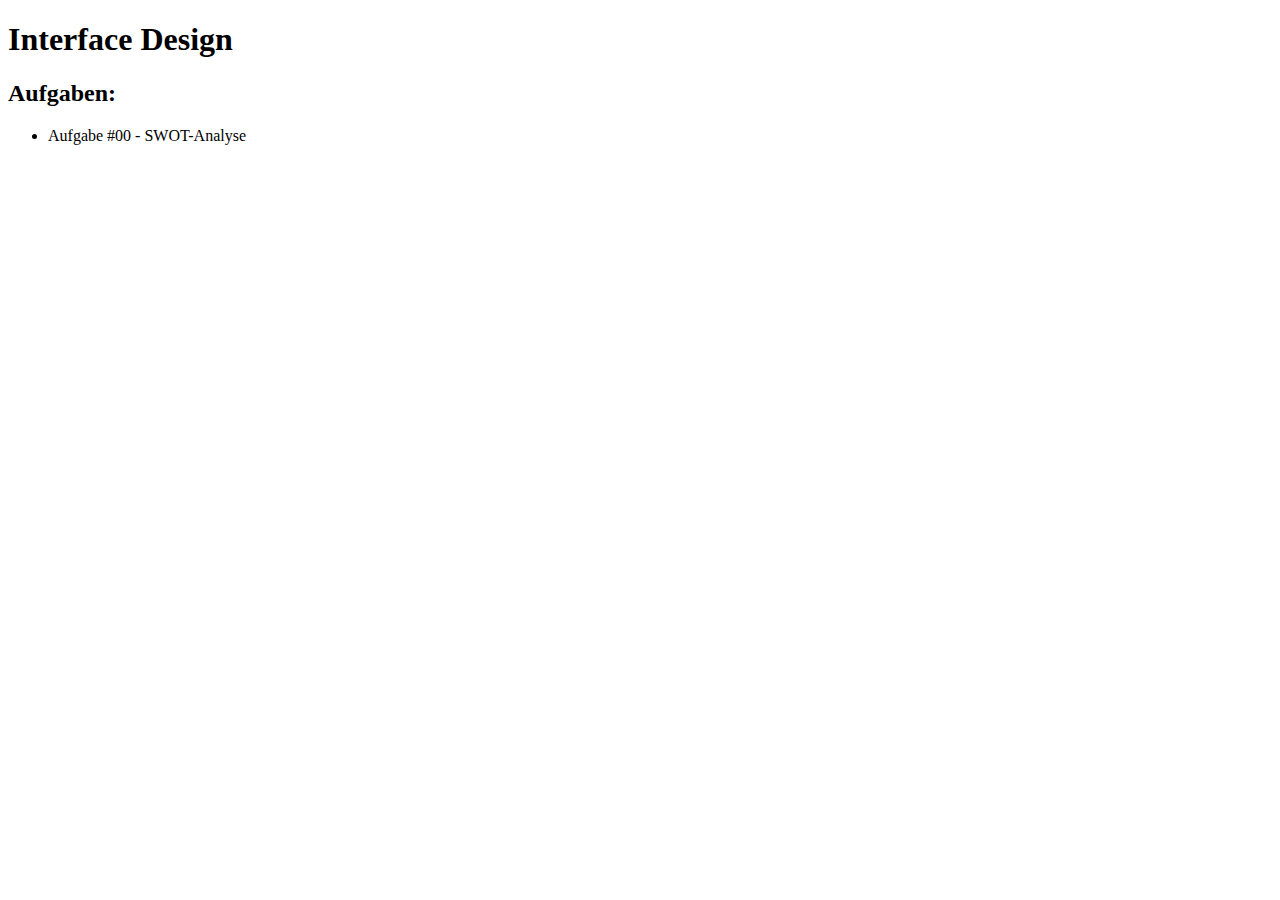
<file: Index.html>
<!doctype html>
<html>
<head>
<meta charset="utf-8">
<title>Interface Design</title>
</head>

<body>
	<h1>Interface Design</h1>
	<h2>Aufgaben:</h2>
	<ul>
		<li><a>Aufgabe #00 - SWOT-Analyse</a></li>
	</ul>
</body>
</html>
</file>
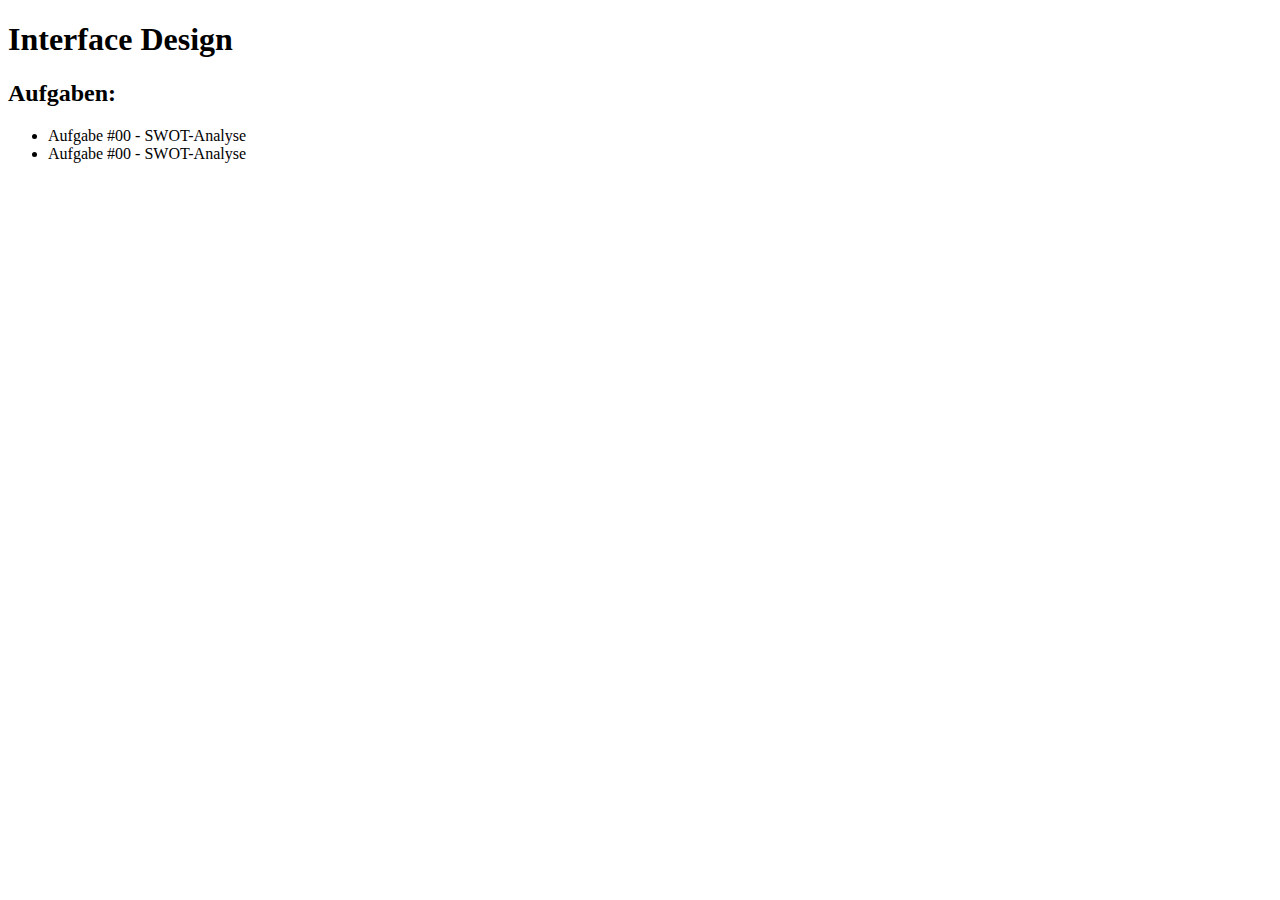
<file: index.html>
<!doctype html>
<html>
<head>
<meta charset="utf-8">
<title>Interface Design</title>
</head>

<body>
	<h1>Interface Design</h1>
	<h2>Aufgaben:</h2>
	<ul>
		<li><a>Aufgabe #00 - SWOT-Analyse</a></li>
		<li><a>Aufgabe #00 - SWOT-Analyse</a></li>
	</ul>
</body>
</html>
</file>
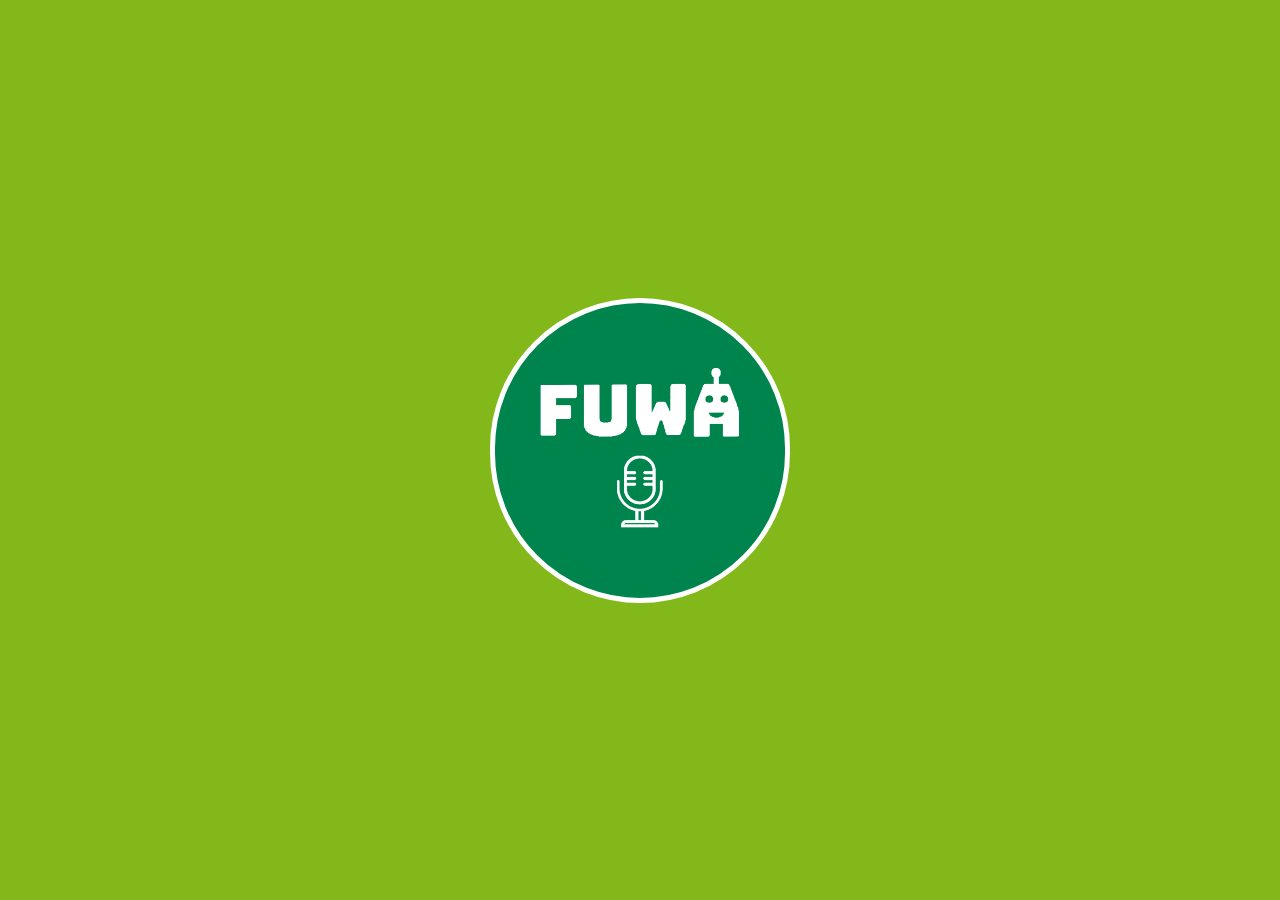
<file: 05/index.html>
<!DOCTYPE html>
<html lang="en">
  <head>
    <meta charset="UTF-8" />
    <meta name="viewport" content="width=device-width, initial-scale=1.0" />
    <meta http-equiv="X-UA-Compatible" content="ie=edge" />
    <title>Fuwa VUI</title>
  <link
      rel="stylesheet"
      href="https://cdnjs.cloudflare.com/ajax/libs/animate.css/4.1.1/animate.min.css"
    />
    <link rel="stylesheet" href="style.css" />
	  
    <script src="./libs/artyom.window.min.js"></script>
  </head>
  <body>

    <main>
		
      <section class="startScreen active">
        <button class="startButton"><img src="img/startbot_icon.png" width="200px" alt="logo start"></button>
      </section>
      <section class="conversation">
        <section class="conversation__intro">
			<button class="endButton"><img src="img/logout.png" alt="logout"></button>
			
          <h2>
            Hey Fuwa!
          </h2>
          
        </section>
        <section class="conversation__messages">
        </section>
		  
      </section>
    </main>
    <script src="main.js"></script>
  </body>
</html>
</file>
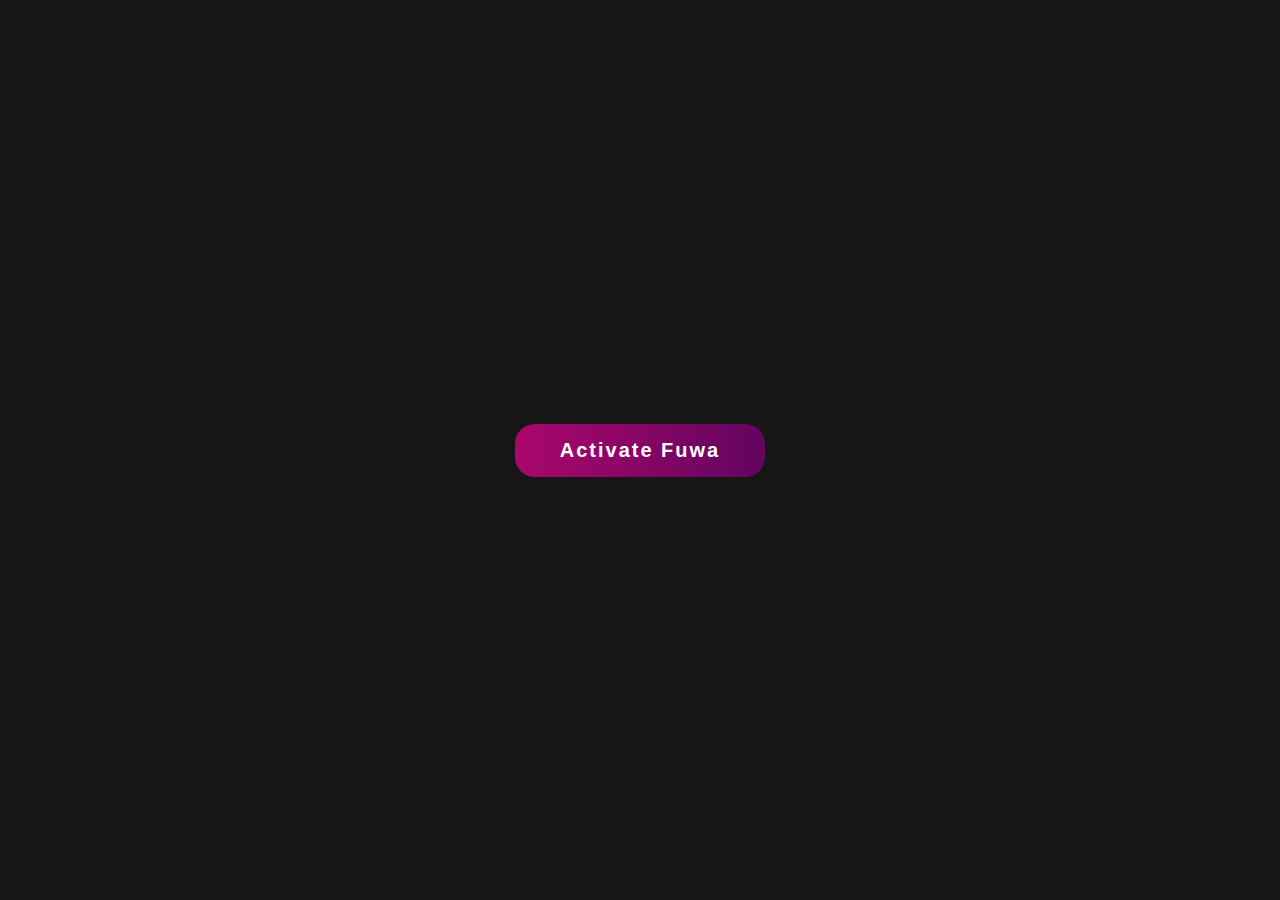
<file: vui-prototype/index.html>
<!DOCTYPE html>
<html lang="en">
  <head>
    <meta charset="UTF-8" />
    <meta name="viewport" content="width=device-width, initial-scale=1.0" />
    <meta http-equiv="X-UA-Compatible" content="ie=edge" />
    <title>Fuwa VUI</title>
    <link
      rel="stylesheet"
      href="https://cdnjs.cloudflare.com/ajax/libs/animate.css/4.1.1/animate.min.css"
    />
    <link rel="stylesheet" href="style.css" />
    <script src="./libs/artyom.window.min.js"></script>
  </head>
  <body>
    <main>
      <section class="startScreen active">
        <button class="startButton">Activate Fuwa</button>
      </section>
      <section class="conversation">
        <section class="conversation__intro">
          <h2>
            Was kann ich für dich tun?
          </h2>
          <button class="endButton">Deactivate Fuwa</button>
        </section>
        <section class="conversation__messages">
        </section>
      </section>
    </main>
    <script src="main.js"></script>
  </body>
</html>
</file>
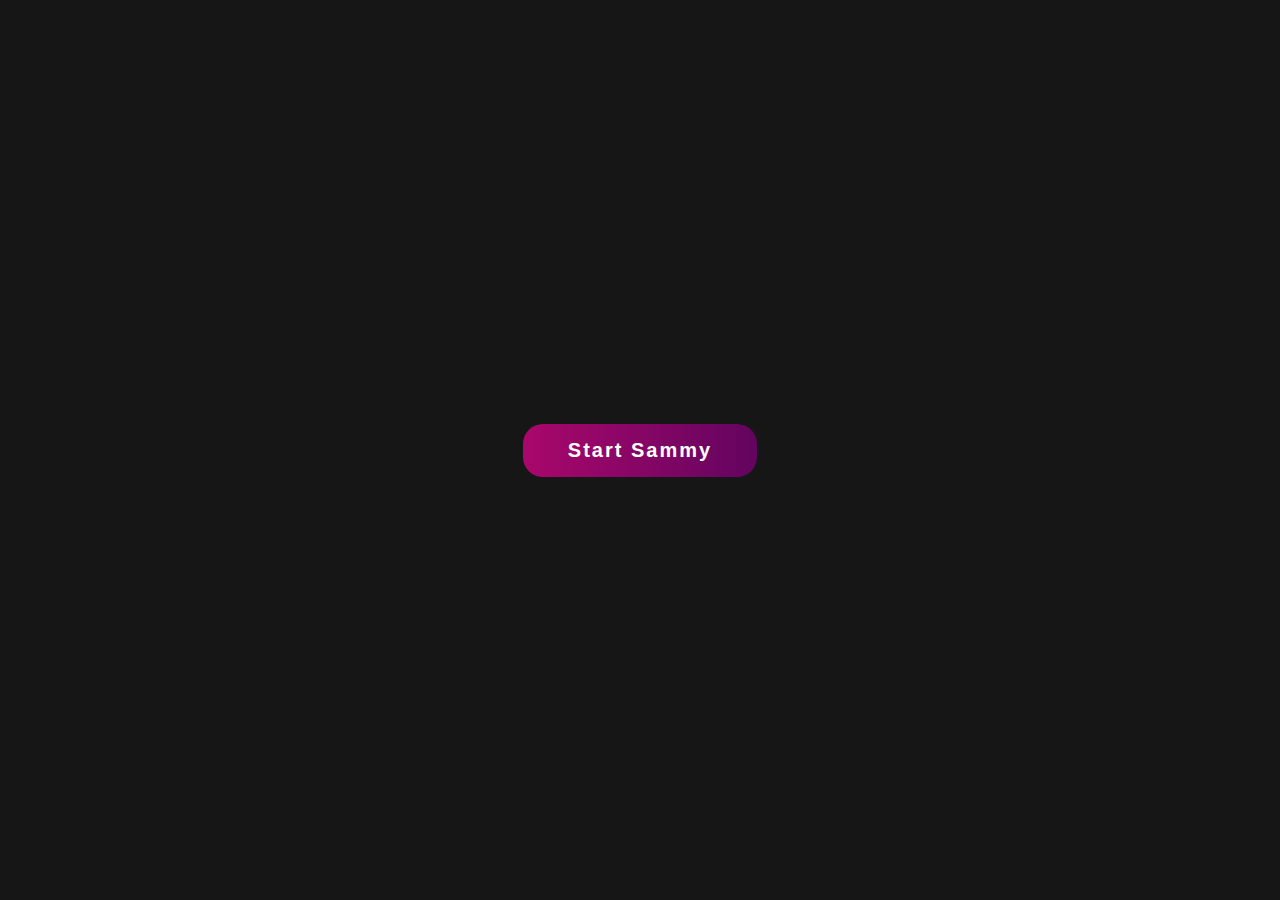
<file: vui-prototype2/index.html>
<!DOCTYPE html>
<html lang="en">
  <head>
    <meta charset="UTF-8" />
    <meta name="viewport" content="width=device-width, initial-scale=1.0" />
    <meta http-equiv="X-UA-Compatible" content="ie=edge" />
    <title>Playgroud Artyom</title>
    <link
      rel="stylesheet"
      href="https://cdnjs.cloudflare.com/ajax/libs/animate.css/4.1.1/animate.min.css"
    />
    <link rel="stylesheet" href="style.css" />
    <script src="./libs/artyom.window.min.js"></script>
  </head>
  <body>
    <main>
      <section class="startScreen active">
        <button class="startButton">Start Sammy</button>
      </section>
      <section class="conversation">
        <section class="conversation__intro">
          <h2>
            Sammy hört dir <br />
            jetzt zu ...
          </h2>
          <button class="endButton">End Sammy</button>
        </section>
        <section class="conversation__messages">
        </section>
      </section>
    </main>
    <script src="main.js"></script>
  </body>
</html>
</file>
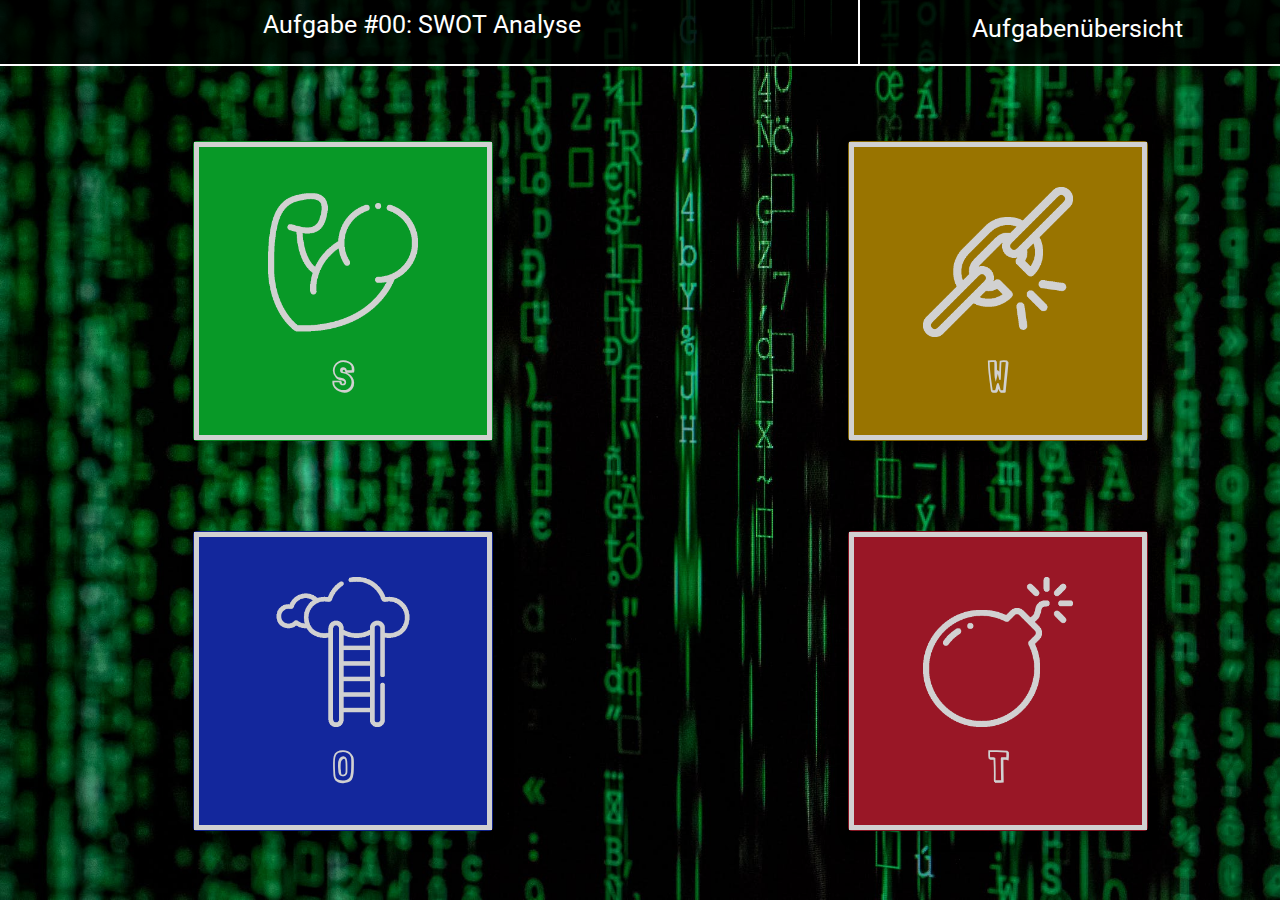
<file: swot.html>
<!doctype html>
<html>
<head>
<meta charset="utf-8">
<title>SWOT Analyse</title>
	<link rel="stylesheet" href="https://stackpath.bootstrapcdn.com/bootstrap/4.5.2/css/bootstrap.min.css" integrity="sha384-JcKb8q3iqJ61gNV9KGb8thSsNjpSL0n8PARn9HuZOnIxN0hoP+VmmDGMN5t9UJ0Z" crossorigin="anonymous">
	<link rel="stylesheet" href="swot.css">
</head>

<body>
	<div class="row nav">
	<div class="headline col-8"><h1>Aufgabe #00: SWOT Analyse</h1></div>
		<div class="goback col-4"><p><a href="index.html">Aufgabenübersicht </a></p></div>
		</div>
	<div class="row">
	<div class="col col-12 col-lg-6">
<div class="box ol">
  <div class="card-container">
    <div class="card green">
      <div class="front face">
       <div class="flex"><img src="img/s.png" alt="strengths"></div>
		  <h2>S</h2>
      </div>
      <div class="back face">
        <h3>Strengths</h3>
        <p>Die Stärke ist nicht direkt kursverbunden, aber Ich kann mir schnell neues Wissen aneignen und dieses anwenden.</p>
      </div>
    </div>
  </div>
	</div>
		</div>
		<div class="col col-12 col-lg-6">
<div class="box or">
  <div class="card-container">
    <div class="card yellow">
      <div class="front face">
  <div class="flex"><img src="img/w.png" alt="weakness"></div>
		  <h2>W</h2>
      </div>
      <div class="back face">
        <h3>Weakness</h3>
        <p>Ich habe nur limitierte Programmierkenntnisse. Gerade wenn es tiefer in JavaScript geht habe ich wenig Erfahrung</p>
      </div>
    </div>
  </div>
	</div>
			</div>
			<div class="col col-12 col-lg-6">
<div class="box ul">
  <div class="card-container">
    <div class="card blue">
      <div class="front face">
       <div class="flex"><img src="img/o.png" alt="opportunities"></div>
		  <h2>O</h2>
      </div>
      <div class="back face">
        <h3>Opportunities</h3>
        <p>Ich erhoffe mir im Kurs unter anderem neue Programmierkenntnisse aneignen zu können.</p>
      </div>
    </div>
  </div>
	</div>
				</div>
				<div class="col col-12 col-lg-6">
<div class="box ur">
  <div class="card-container">
    <div class="card red">
      <div class="front face">
		  <div class="flex"><img src="img/t.png" alt="threats"></div>
		  <h2>T</h2>
      </div>
      <div class="back face">
        <h3>Threats</h3>
        <p>Ein potentielles Risiko könnte sein, dass die Aufgaben zu anspruchsvoll sind und die Hilfestellung nicht ausreicht um diese zu erledigen.</p>
      </div>
    </div>
  </div>
					</div>
</div>
	</div>
</body>

</html>
</file>
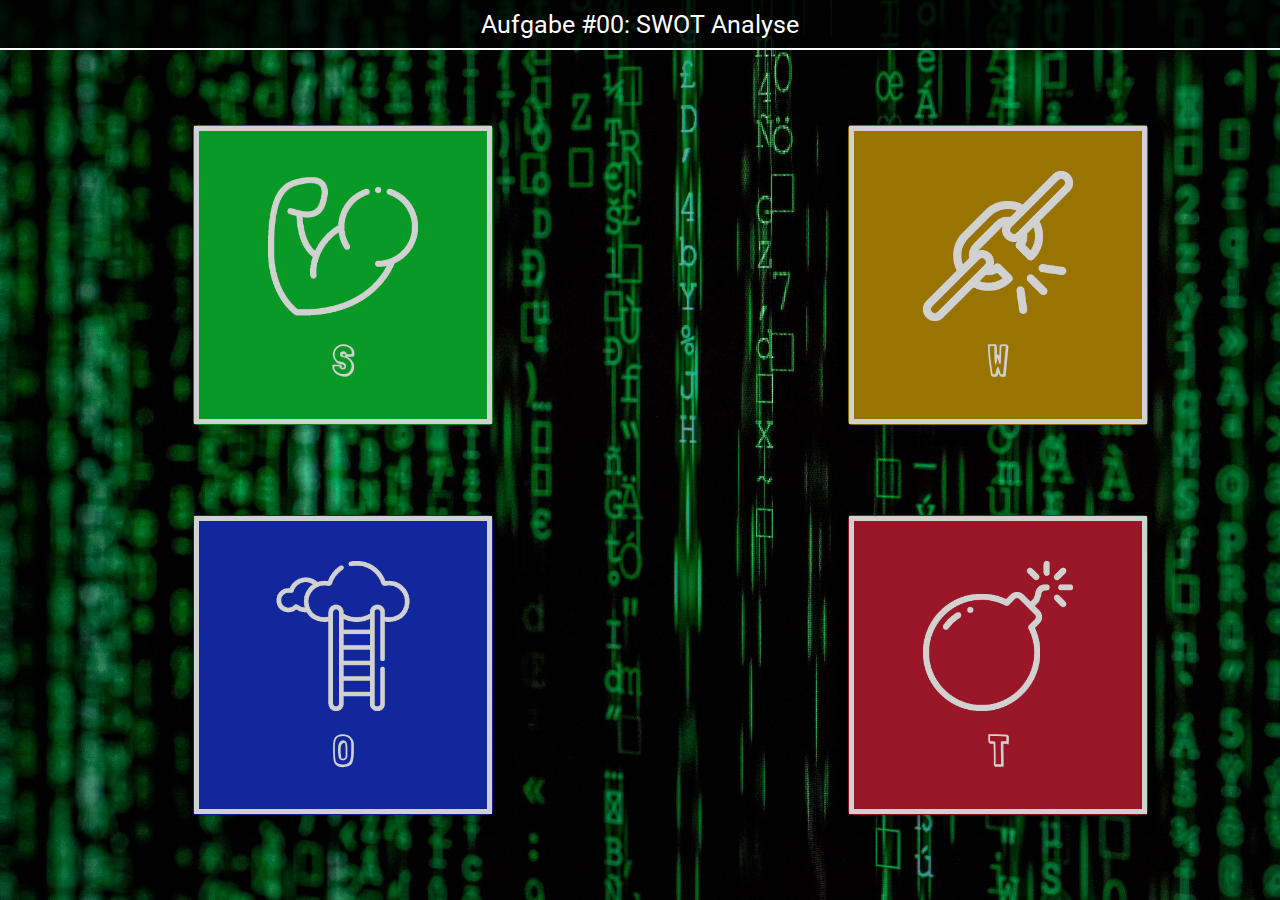
<file: 00/swot.html>
<!doctype html>
<html>
<head>
<meta charset="utf-8">
<title>SWOT Analyse</title>
	<link rel="stylesheet" href="https://stackpath.bootstrapcdn.com/bootstrap/4.5.2/css/bootstrap.min.css" integrity="sha384-JcKb8q3iqJ61gNV9KGb8thSsNjpSL0n8PARn9HuZOnIxN0hoP+VmmDGMN5t9UJ0Z" crossorigin="anonymous">
	<link rel="stylesheet" href="swot.css">
</head>

<body>
	<div class="row nav">
	<div class="headline col-12"><h1>Aufgabe #00: SWOT Analyse</h1></div>
	<!--<div class="goback col-4"><p><a href="/../index.html">Aufgabenübersicht </a></p></div>-->
		</div>
	<div class="row">
	<div class="col col-12 col-lg-6">
<div class="box ol">
  <div class="card-container">
    <div class="card green">
      <div class="front face">
       <div class="flex"><img src="img/s.png" alt="strengths"></div>
		  <h2>S</h2>
      </div>
      <div class="back face">
        <h3>Strengths</h3>
        <p>Die Stärke ist nicht direkt kursverbunden, aber Ich kann mir schnell neues Wissen aneignen und dieses anwenden.</p>
      </div>
    </div>
  </div>
	</div>
		</div>
		<div class="col col-12 col-lg-6">
<div class="box or">
  <div class="card-container">
    <div class="card yellow">
      <div class="front face">
  <div class="flex"><img src="img/w.png" alt="weakness"></div>
		  <h2>W</h2>
      </div>
      <div class="back face">
        <h3>Weakness</h3>
        <p>Ich habe nur limitierte Programmierkenntnisse. Gerade wenn es tiefer in JavaScript geht habe ich wenig Erfahrung</p>
      </div>
    </div>
  </div>
	</div>
			</div>
			<div class="col col-12 col-lg-6">
<div class="box ul">
  <div class="card-container">
    <div class="card blue">
      <div class="front face">
       <div class="flex"><img src="img/o.png" alt="opportunities"></div>
		  <h2>O</h2>
      </div>
      <div class="back face">
        <h3>Opportunities</h3>
        <p>Ich erhoffe mir im Kurs unter anderem neue Programmierkenntnisse aneignen zu können.</p>
      </div>
    </div>
  </div>
	</div>
				</div>
				<div class="col col-12 col-lg-6">
<div class="box ur">
  <div class="card-container">
    <div class="card red">
      <div class="front face">
		  <div class="flex"><img src="img/t.png" alt="threats"></div>
		  <h2>T</h2>
      </div>
      <div class="back face">
        <h3>Threats</h3>
        <p>Ein potentielles Risiko könnte sein, dass die Aufgaben zu anspruchsvoll sind und die Hilfestellung nicht ausreicht um diese zu erledigen.</p>
      </div>
    </div>
  </div>
					</div>
</div>
	</div>
</body>

</html>
</file>
<file: 05/style.css>
* {
  margin: 0;
  padding: 0;
  box-sizing: border-box;
  scroll-behavior: smooth;
}
@font-face {
  font-family: "Univers";
  src: url("/font/UniversCom-57Condensed.ttf") format("tff"),
}
html {
  font-size: 10px;
	overflow-x: hidden;
}

body {
  font-family: Univers, sans-serif;
  font-size: 2rem;
  letter-spacing: 0.2rem;
  font-weight: bold;
  color: white;
  background-color: #83B81A;
	overflow-x: hidden;
}

main {
  display: flex;
  justify-content: center;
  min-height: 100vh;
}

h2 {
  margin-bottom: 8rem;
  font-size: 10rem;
	text-align: center
}

.startScreen {
  margin: auto;
  text-align: center;
}

.conversation {
  margin-top: 10vh;
  margin-bottom: 5rem;
}

.startScreen,
.conversation {
  display: none;
  width: 70vw;
  max-width: 1440px;
}

.active {
  display: block;
}

.active.conversation {
  display: block;
}
.conversation__intro {
  width: 100%;
}

.conversation__intro button {
  text-align: center;
}

.conversation__messages {
  width: 100%;
}


button {
  margin: 1rem;
  padding: 4.5rem 4.5rem;
  transition: 0.5s;
  background: #00844D;
  cursor: pointer;
  color: white;
  border: 5px solid white;
  border-radius: 400px;
  font-size: 2rem;
  font-weight: bold;
  text-decoration: uppercase;
  letter-spacing: 0.2rem;
}
button.endButton{
	padding: 1.5rem 1.5rem;
	border: 3px solid white;
	float: right;
	margin-top: 2.1vh;
}
button:hover {
  transform: scale(1.1);
  text-decoration: none;
}

button:focus {
  outline: none;
}

.userInput,
.userOutput {
  display: block;
  width: 65%;
  margin-top: 3rem;
  padding: 2.5rem 4rem;
  border: 3px solid white;
  border-radius: 3rem 3rem 3rem 0;
  min-height: 8rem;
  transition: 0.5s;
  background-color:#00844D;
  float: left;
}
.userInput{
  padding: 2.5rem 4rem;
  border: 3px solid white;
  border-radius: 3rem 3rem 0rem 3rem;
  background-color: #009fe3;
  color: white;
  float:right;
}
</file>
<file: vui-prototype/style.css>
* {
  margin: 0;
  padding: 0;
  box-sizing: border-box;
  scroll-behavior: smooth;
}

html {
  font-size: 10px;
}

body {
  font-family: Arial, Helvetica, sans-serif;
  font-size: 2rem;
  letter-spacing: 0.2rem;
  font-weight: bold;
  color: white;
  background-color: #161616;
}

main {
  display: flex;
  justify-content: center;
  min-height: 100vh;
}

h2 {
  margin-bottom: 8rem;
  font-size: 10rem;
}

.startScreen {
  margin: auto;
  text-align: center;
}

.conversation {
  margin-top: 20vh;
  margin-bottom: 5rem;
}

.startScreen,
.conversation {
  display: none;
  width: 70vw;
  max-width: 1440px;
}

.active {
  display: block;
}

.active.conversation {
  display: flex;
}
.conversation__intro {
  width: 50%;
}

.conversation__intro button {
  text-align: center;
}

.conversation__messages {
  width: 50%;
}

button {
  background-image: linear-gradient(
    to right,
    #aa076b 0%,
    #61045f 51%,
    #aa076b 100%
  );
}
button {
  margin: 1rem;
  padding: 1.5rem 4.5rem;
  transition: 0.5s;
  background-size: 200% auto;
  color: white;
  border: none;
  border-radius: 2rem;
  font-size: 2rem;
  font-weight: bold;
  text-decoration: uppercase;
  letter-spacing: 0.2rem;
}

button:hover {
  background-position: right center; /* change the direction of the change here */
  color: #fff;
  text-decoration: none;
}

button:focus {
  outline: none;
}

.userInput {
  margin-left: auto;
  background-image: linear-gradient(
    to right,
    #1d976c 0%,
    #93f9b9 51%,
    #1d976c 100%
  );
}

.userOutput {
  background-image: linear-gradient(
    to right,
    #aa076b 0%,
    #61045f 51%,
    #aa076b 100%
  );
}
.userInput,
.userOutput {
  display: block;
  width: 65%;
  margin-top: 3rem;
  padding: 2.5rem 4rem;
  border-radius: 2rem;
  min-height: 10rem;
  transition: 0.5s;
  background-size: 200% auto;
}

.userOutput:hover,
.userInput:hover {
  background-position: right center; /* change the direction of the change here */
  color: #fff;
  text-decoration: none;
}
</file>
<file: vui-prototype2/style.css>
* {
  margin: 0;
  padding: 0;
  box-sizing: border-box;
  scroll-behavior: smooth;
}

html {
  font-size: 10px;
}

body {
  font-family: Arial, Helvetica, sans-serif;
  font-size: 2rem;
  letter-spacing: 0.2rem;
  font-weight: bold;
  color: white;
  background-color: #161616;
}

main {
  display: flex;
  justify-content: center;
  min-height: 100vh;
}

h2 {
  margin-bottom: 8rem;
  font-size: 10rem;
}

.startScreen {
  margin: auto;
  text-align: center;
}

.conversation {
  margin-top: 20vh;
  margin-bottom: 5rem;
}

.startScreen,
.conversation {
  display: none;
  width: 70vw;
  max-width: 1440px;
}

.active {
  display: block;
}

.active.conversation {
  display: flex;
}
.conversation__intro {
  width: 50%;
}

.conversation__intro button {
  text-align: center;
}

.conversation__messages {
  width: 50%;
}

button {
  background-image: linear-gradient(
    to right,
    #aa076b 0%,
    #61045f 51%,
    #aa076b 100%
  );
}
button {
  margin: 1rem;
  padding: 1.5rem 4.5rem;
  transition: 0.5s;
  background-size: 200% auto;
  color: white;
  border: none;
  border-radius: 2rem;
  font-size: 2rem;
  font-weight: bold;
  text-decoration: uppercase;
  letter-spacing: 0.2rem;
}

button:hover {
  background-position: right center; /* change the direction of the change here */
  color: #fff;
  text-decoration: none;
}

button:focus {
  outline: none;
}

.userInput {
  margin-left: auto;
  background-image: linear-gradient(
    to right,
    #1d976c 0%,
    #93f9b9 51%,
    #1d976c 100%
  );
}

.userOutput {
  background-image: linear-gradient(
    to right,
    #aa076b 0%,
    #61045f 51%,
    #aa076b 100%
  );
}
.userInput,
.userOutput {
  display: block;
  width: 65%;
  margin-top: 3rem;
  padding: 2.5rem 4rem;
  border-radius: 2rem;
  min-height: 10rem;
  transition: 0.5s;
  background-size: 200% auto;
}

.userOutput:hover,
.userInput:hover {
  background-position: right center; /* change the direction of the change here */
  color: #fff;
  text-decoration: none;
}
</file>
<file: swot.css>
@charset "utf-8";
@font-face { font-family: 'Londrina';
             src: url('font/LondrinaShadow-Regular.ttf') format('truetype'); }
@font-face { font-family: 'Roboto';
             src: url('font/Roboto-Regular.ttf') format('truetype'); }
/* CSS Document */
html {
  min-height: 100%;
}
body{
	overflow-x: hidden;
	background-image: url("img/bgswot.jpeg");
	background-size: cover;
	font-family: Roboto;
}
.col{
	margin: 45px 0;
}
.box {
display: flex;
justify-content: center;
align-items: center;
}
.box.ol {
	margin: auto 0 0 auto; 
}
.card-container {
  position: relative;
  width: 300px;
  height: 300px;
  z-index: 1;
  float: left;
  perspective: 1000px;
}

img {
  width: 150px;
  height: 150px;
  margin-top: 40px;
}

.nav{
	background-color: rgba(0,0,0,0.80);
	border-bottom: 2px solid white;
}
.card{
  width: 100%;
  height: 100%;
  margin: 10%;
  transform-style: preserve-3d;
  transition: all 0.8s linear;
  box-shadow: 5px 5px 15px rgba(0, 0, 0, 0.3);
}


.card:hover {
  transform: rotateY(-180deg);
  box-shadow: -5px 5px 15px rgba(0, 0, 0, 0.3);
}

.face {
  position: absolute;
  width: 100%;
  height: 100%;
  backface-visibility: hidden;
  border: solid 5px #D1D1D1;
}

.back {
  display: block;
  transform: rotateY(180deg);
  box-sizing: border-box;
  padding: 10px;
  text-align: center;
  opacity: 0.7;
  background: white;
}


h1 {
  font-size: 25px;
  color: white;
  text-align: center;
}
h2{
	text-align: center;
	padding-top: 15px;
	font-size: 2.6rem;
	color: #D1D1D1;
	font-family: Londrina;
	font-weight:bold;
}
h3{
	margin: 30px 0;
}

p {
  font-size: 1.2em;
}
.nav p{
	font-size: 25px;
	text-align: center;
}

.flex { 
    display: flex; 
    justify-content: center; 
    align-items: center;
}

.green{
	background-color: #089927;
}
.yellow{
	background-color: #997400;
}
.blue{
	background-color: #13279C;
}
.red{
	background-color: #991726;
}
a{
	color:white;
}
a:hover{
	color:#d1d1d1;
	text-decoration: none;
}
.goback {
	border-left: 2px solid white;
	padding-top: 10px;
}
.goback:hover{
	background-color: #757575;
}
.headline{
	padding-top: 10px;
}
</file>
<file: 00/swot.css>
@charset "utf-8";
@font-face { font-family: 'Londrina';
             src: url('font/LondrinaShadow-Regular.ttf') format('truetype'); }
@font-face { font-family: 'Roboto';
             src: url('font/Roboto-Regular.ttf') format('truetype'); }
/* CSS Document */
html {
  min-height: 100%;
}
body{
	overflow-x: hidden;
	background-image: url("img/bgswot.jpeg");
	background-size: cover;
	font-family: Roboto;
}
.col{
	margin: 45px 0;
}
.box {
display: flex;
justify-content: center;
align-items: center;
}
.box.ol {
	margin: auto 0 0 auto; 
}
.card-container {
  position: relative;
  width: 300px;
  height: 300px;
  z-index: 1;
  float: left;
  perspective: 1000px;
}

img {
  width: 150px;
  height: 150px;
  margin-top: 40px;
}

.nav{
	background-color: rgba(0,0,0,0.80);
	border-bottom: 2px solid white;
}
.card{
  width: 100%;
  height: 100%;
  margin: 10%;
  transform-style: preserve-3d;
  transition: all 0.8s linear;
  box-shadow: 5px 5px 15px rgba(0, 0, 0, 0.3);
}


.card:hover {
  transform: rotateY(-180deg);
  box-shadow: -5px 5px 15px rgba(0, 0, 0, 0.3);
}

.face {
  position: absolute;
  width: 100%;
  height: 100%;
  backface-visibility: hidden;
  border: solid 5px #D1D1D1;
}

.back {
  display: block;
  transform: rotateY(180deg);
  box-sizing: border-box;
  padding: 10px;
  text-align: center;
  opacity: 0.7;
  background: white;
}


h1 {
  font-size: 25px;
  color: white;
  text-align: center;
}
h2{
	text-align: center;
	padding-top: 15px;
	font-size: 2.6rem;
	color: #D1D1D1;
	font-family: Londrina;
	font-weight:bold;
}
h3{
	margin: 30px 0;
}

p {
  font-size: 1.2em;
}
.nav p{
	font-size: 25px;
	text-align: center;
}

.flex { 
    display: flex; 
    justify-content: center; 
    align-items: center;
}

.green{
	background-color: #089927;
}
.yellow{
	background-color: #997400;
}
.blue{
	background-color: #13279C;
}
.red{
	background-color: #991726;
}
a{
	color:white;
}
a:hover{
	color:#d1d1d1;
	text-decoration: none;
}
.goback {
	border-left: 2px solid white;
	padding-top: 10px;
}
.goback:hover{
	background-color: #757575;
}
.headline{
	padding-top: 10px;
}
</file>
